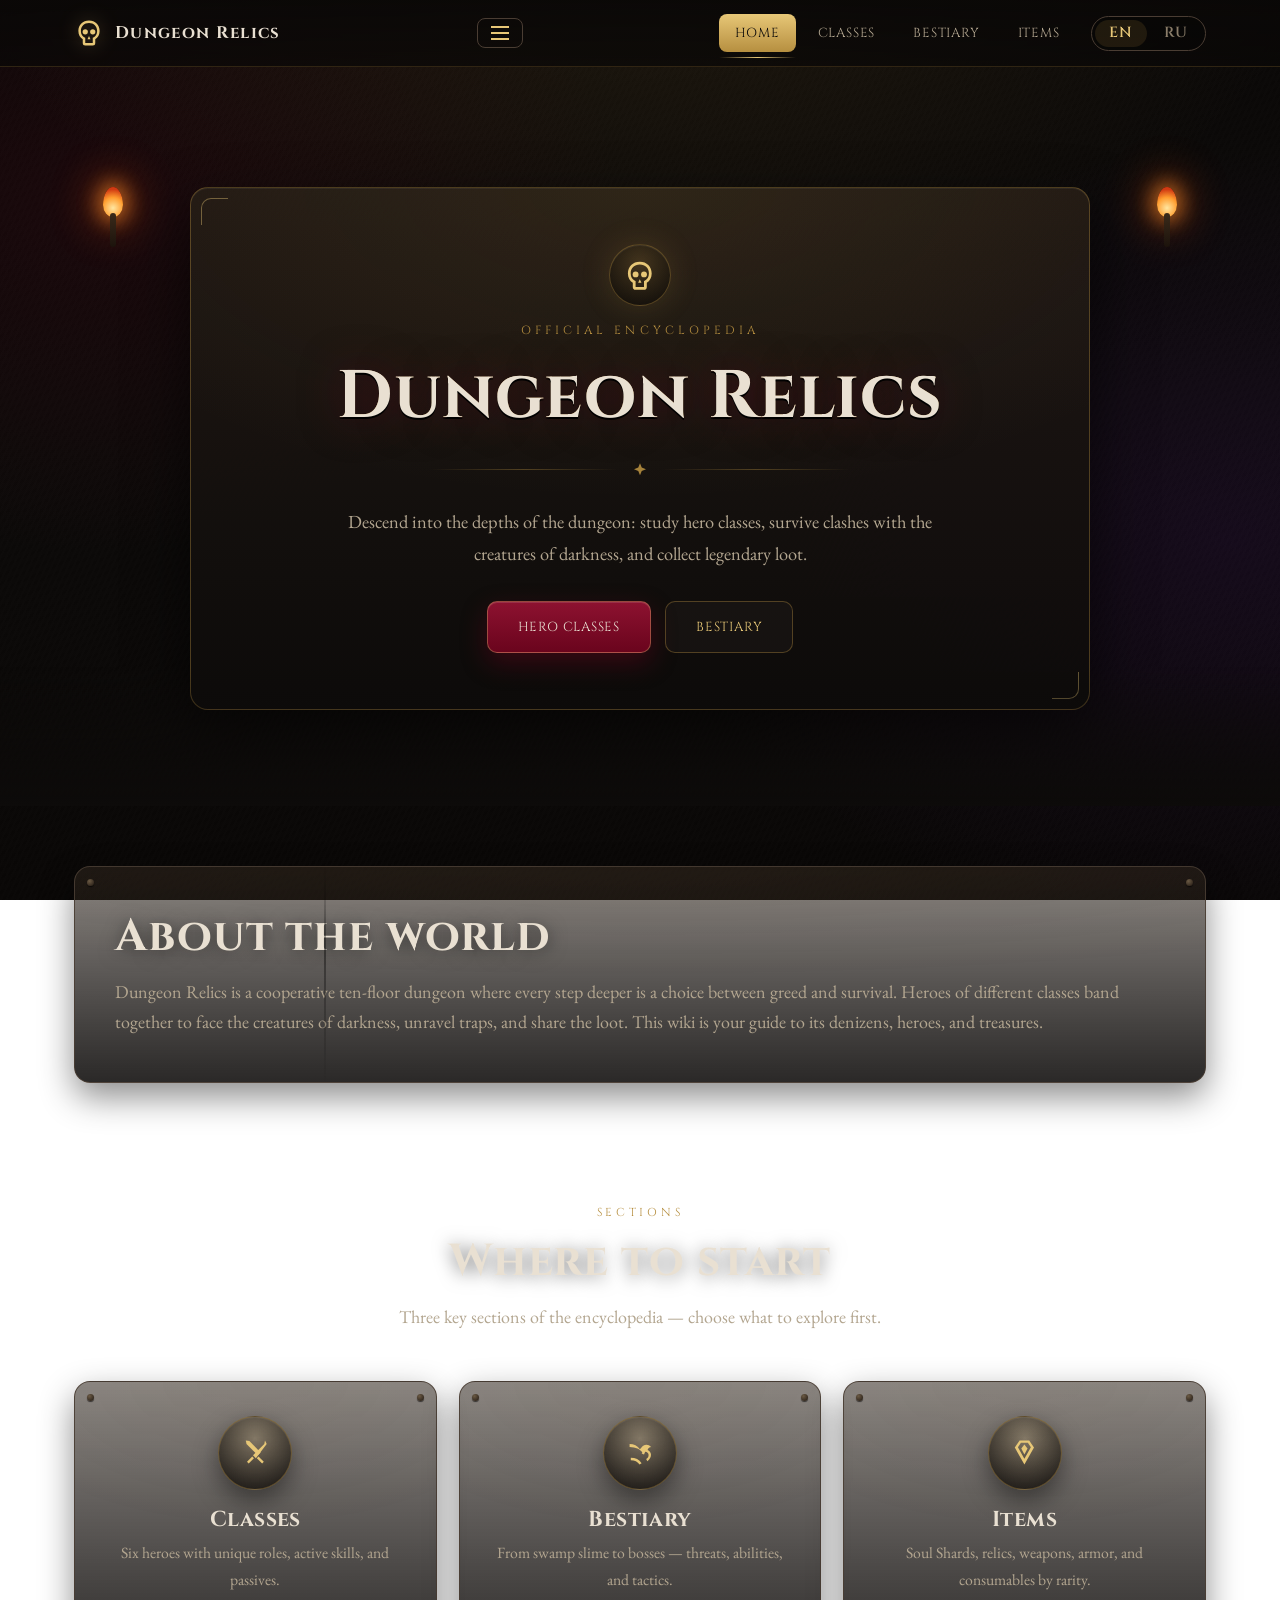
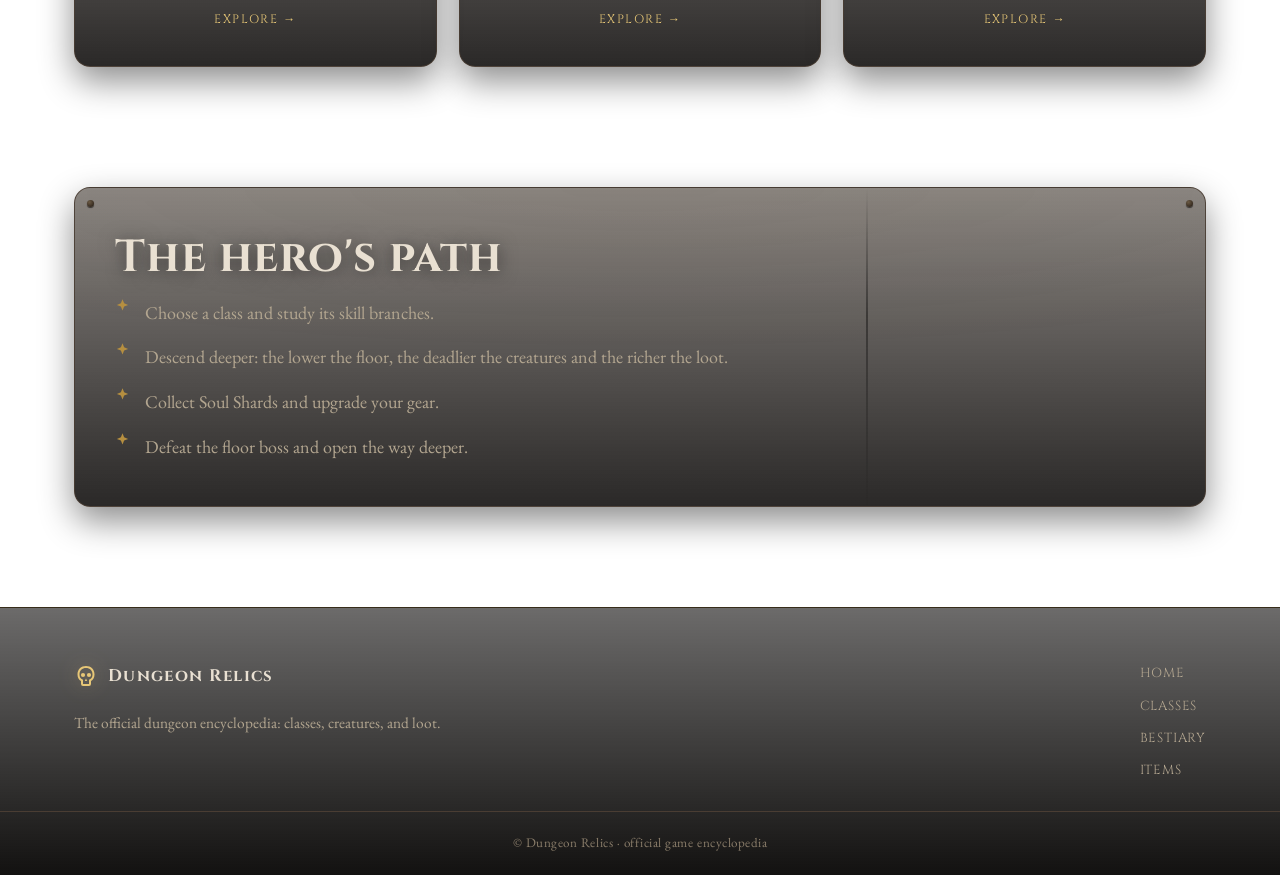
<file: index.html>
<!DOCTYPE html>
<html lang="en">
<head>
  <meta charset="UTF-8">
  <meta name="viewport" content="width=device-width, initial-scale=1.0">
  <title data-i18n="home.metaTitle">Dungeon Relics — Dungeon Encyclopedia</title>
  <meta name="description" data-i18n-attr="content:home.metaDesc" content="The official Dungeon Relics encyclopedia: classes, bestiary, and loot.">
  <link rel="stylesheet" href="css/base.css">
  <link rel="stylesheet" href="css/theme.css">
  <link rel="stylesheet" href="css/components.css">
  <link rel="stylesheet" href="css/redesign.css">
</head>
<body data-page="home">
  <header id="site-nav"></header>

  <main>
    <section class="hero">
      <span class="torch" style="left:8%;top:120px"><span class="torch__flame"></span><span class="torch__stick"></span></span>
      <span class="torch" style="right:8%;top:120px"><span class="torch__flame"></span><span class="torch__stick"></span></span>
      <div class="wrap">
        <div class="plaque reveal">
          <span class="plaque__crest" data-icon="brand"></span>
          <div class="kicker" data-i18n="home.kicker">Official encyclopedia</div>
          <h1>Dungeon Relics</h1>
          <span class="rule-orn"><i></i><span data-icon="rune"></span><i></i></span>
          <p class="sub" data-i18n="home.heroSub">Descend into the depths of the dungeon: study hero classes, survive clashes with the creatures of darkness, and collect legendary loot.</p>
          <div class="hero__cta">
            <a class="btn btn--primary" href="classes.html" data-i18n="home.ctaClasses">Hero classes</a>
            <a class="btn btn--ghost" href="bestiary.html" data-i18n="home.ctaBestiary">Bestiary</a>
          </div>
        </div>
      </div>
    </section>

    <section class="pad-sm">
      <div class="wrap">
        <div class="slab about-slab reveal">
          <span class="crack" style="left:22%"></span>
          <h2 data-i18n="home.aboutTitle">About the world</h2>
          <p data-i18n="home.aboutText">Dungeon Relics is a cooperative ten-floor dungeon where every step deeper is a choice between greed and survival.</p>
        </div>
      </div>
    </section>

    <section class="pad-sm">
      <div class="wrap">
        <div class="sec-head">
          <span class="eyebrow" data-i18n="home.sectionsEyebrow">Sections</span>
          <h2 data-i18n="home.startTitle">Where to start</h2>
          <p data-i18n="home.startSub">Three key sections of the encyclopedia — choose what to explore first.</p>
        </div>
        <div class="grid grid--3">
          <a class="slab sec-card reveal" href="classes.html">
            <span class="sec-card__icon" data-icon="classes"></span>
            <h3 data-i18n="home.cardClassesTitle">Classes</h3>
            <p data-i18n="home.cardClassesText">Six heroes with unique roles, active skills, and passives.</p>
            <span class="sec-card__more" data-i18n="home.cardMore">Explore →</span>
          </a>
          <a class="slab sec-card reveal" href="bestiary.html">
            <span class="sec-card__icon" data-icon="bestiary"></span>
            <h3 data-i18n="home.cardBestiaryTitle">Bestiary</h3>
            <p data-i18n="home.cardBestiaryText">From swamp slime to bosses — threats, abilities, and tactics.</p>
            <span class="sec-card__more" data-i18n="home.cardMore">Explore →</span>
          </a>
          <a class="slab sec-card reveal" href="loot.html">
            <span class="sec-card__icon" data-icon="loot"></span>
            <h3 data-i18n="home.cardLootTitle">Items</h3>
            <p data-i18n="home.cardLootText">Soul Shards, relics, weapons, armor, and consumables by rarity.</p>
            <span class="sec-card__more" data-i18n="home.cardMore">Explore →</span>
          </a>
        </div>
      </div>
    </section>

    <section class="pad-sm">
      <div class="wrap">
        <div class="slab about-slab reveal">
          <span class="crack" style="left:70%"></span>
          <h2 data-i18n="home.pathTitle">The hero's path</h2>
          <ul class="roadmap">
            <li data-i18n="home.path1">Choose a class and study its skill branches.</li>
            <li data-i18n="home.path2">Descend deeper: the lower the floor, the deadlier the creatures and the richer the loot.</li>
            <li data-i18n="home.path3">Collect Soul Shards and upgrade your gear.</li>
            <li data-i18n="home.path4">Defeat the floor boss and open the way deeper.</li>
          </ul>
        </div>
      </div>
    </section>
  </main>

  <footer id="site-footer"></footer>

  <script src="js/i18n.js"></script>
  <script src="content.js"></script>
  <script src="js/data.js"></script>
  <script src="js/icons.js"></script>
  <script src="js/ui.js"></script>
  <script src="js/render.js"></script>
  <script src="js/main.js"></script>
</body>
</html>
</file>
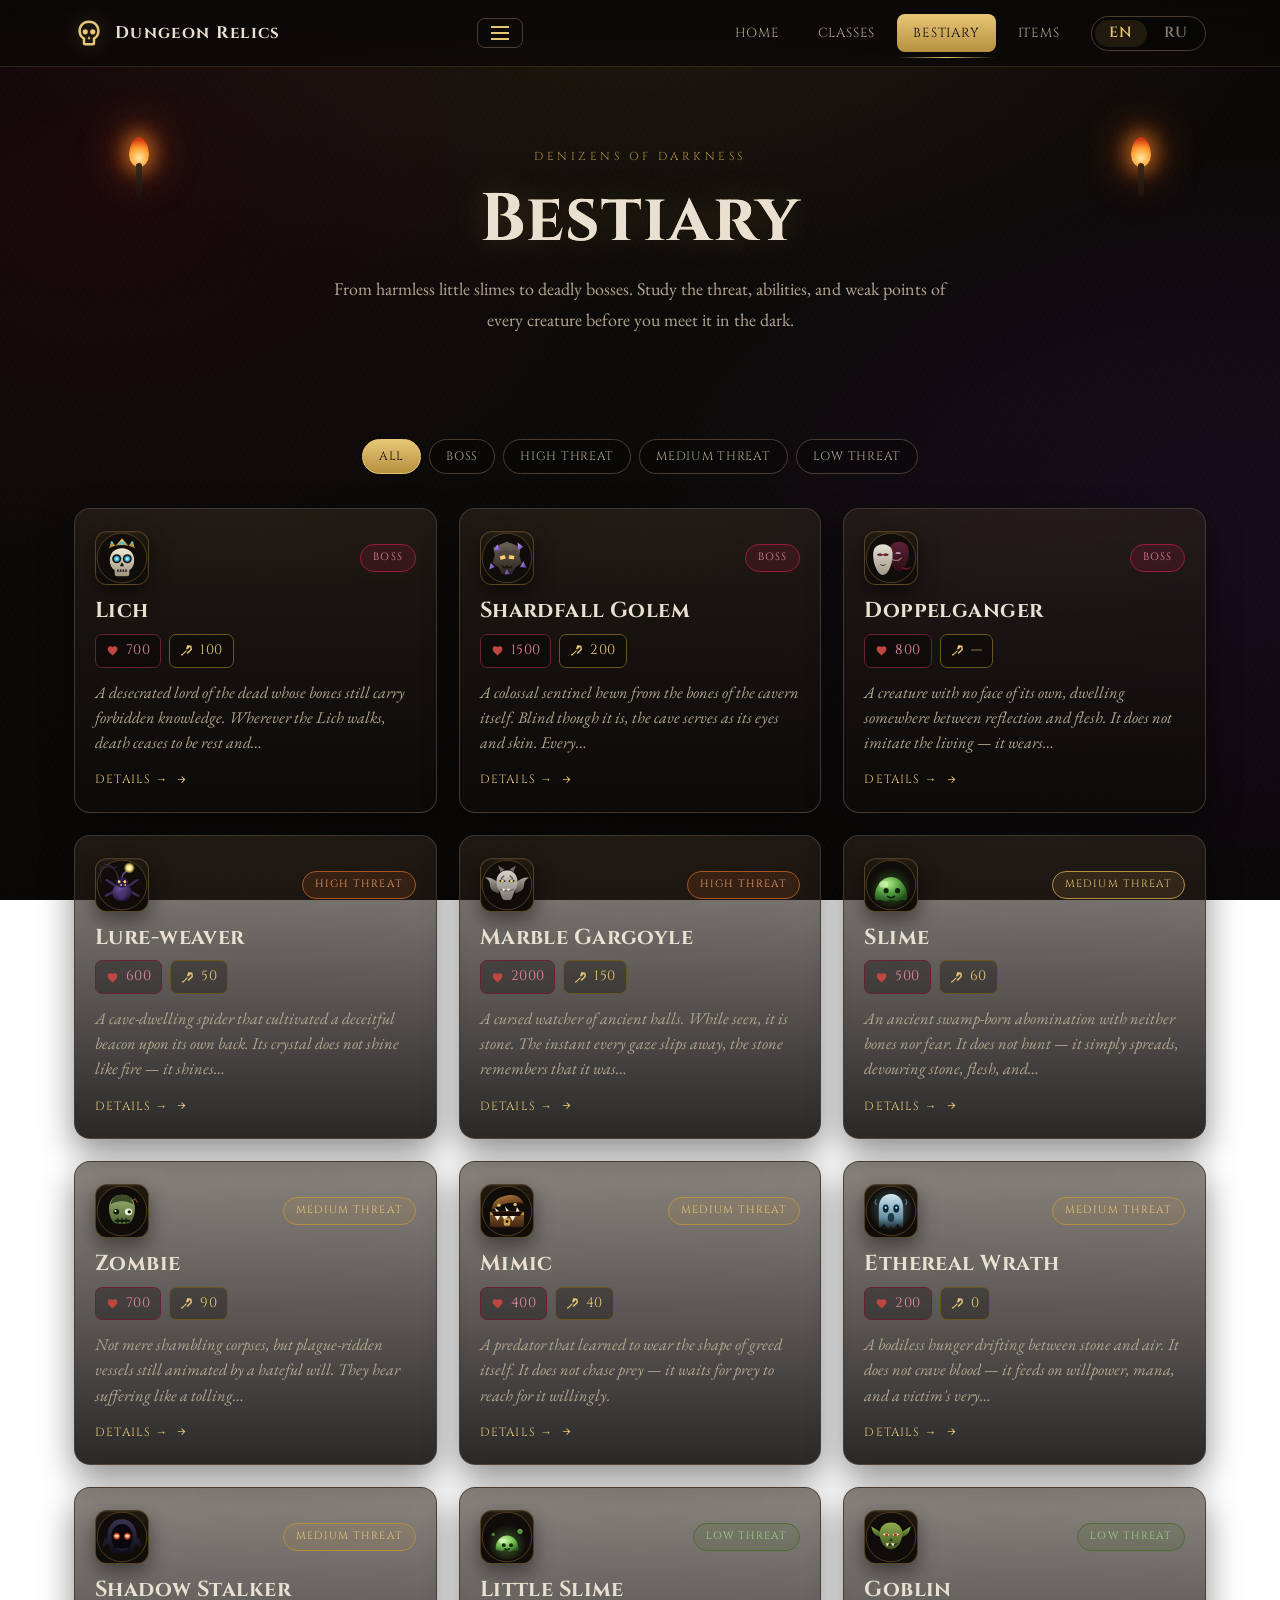
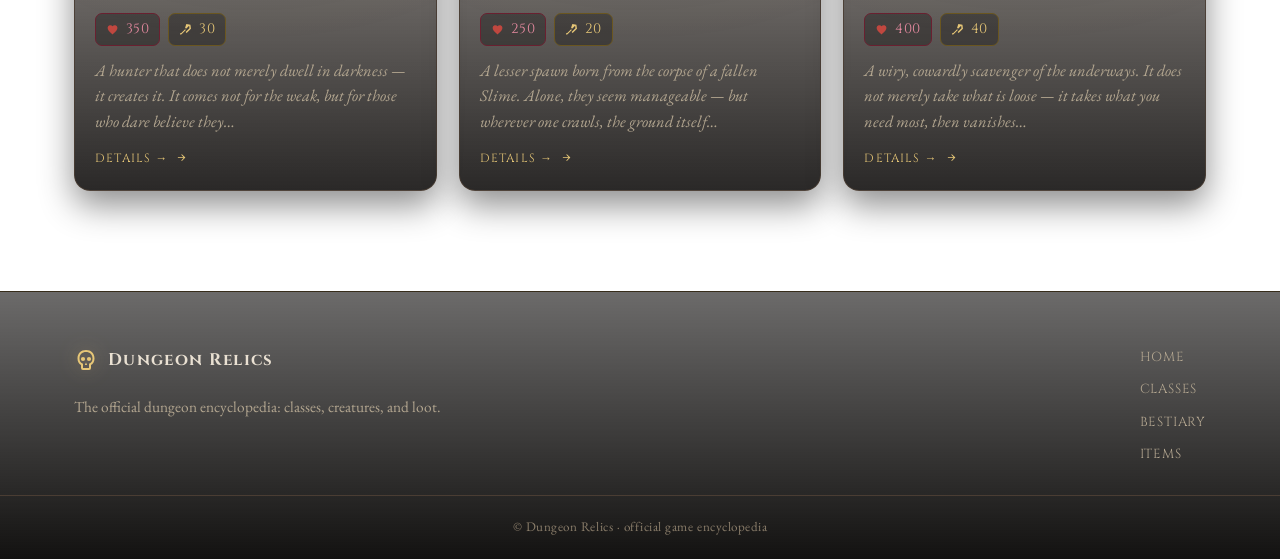
<file: bestiary.html>
<!DOCTYPE html>
<html lang="en">
<head>
  <meta charset="UTF-8">
  <meta name="viewport" content="width=device-width, initial-scale=1.0">
  <title data-i18n="bestiaryPage.title">Bestiary — Dungeon Relics</title>
  <link rel="stylesheet" href="css/base.css">
  <link rel="stylesheet" href="css/theme.css">
  <link rel="stylesheet" href="css/components.css">
  <link rel="stylesheet" href="css/redesign.css">
</head>
<body data-page="bestiary">
  <header id="site-nav"></header>
  <main>
    <section class="page-hero">
      <span class="torch" style="left:10%;top:70px"><span class="torch__flame"></span><span class="torch__stick"></span></span>
      <span class="torch" style="right:10%;top:70px"><span class="torch__flame"></span><span class="torch__stick"></span></span>
      <div class="wrap">
        <div class="kicker" data-i18n="bestiaryPage.kicker">Denizens of darkness</div>
        <h1 data-i18n="bestiaryPage.title">Bestiary</h1>
        <p data-i18n="bestiaryPage.intro">From harmless little slimes to deadly bosses.</p>
      </div>
    </section>
    <section class="pad-sm">
      <div class="wrap">
        <div id="page-content"></div>
      </div>
    </section>
  </main>
  <footer id="site-footer"></footer>
  <script src="js/i18n.js"></script>
  <script src="content.js"></script>
  <script src="js/data.js"></script>
  <script src="js/icons.js"></script>
  <script src="js/ui.js"></script>
  <script src="js/render.js"></script>
  <script src="js/main.js"></script>
</body>
</html>
</file>
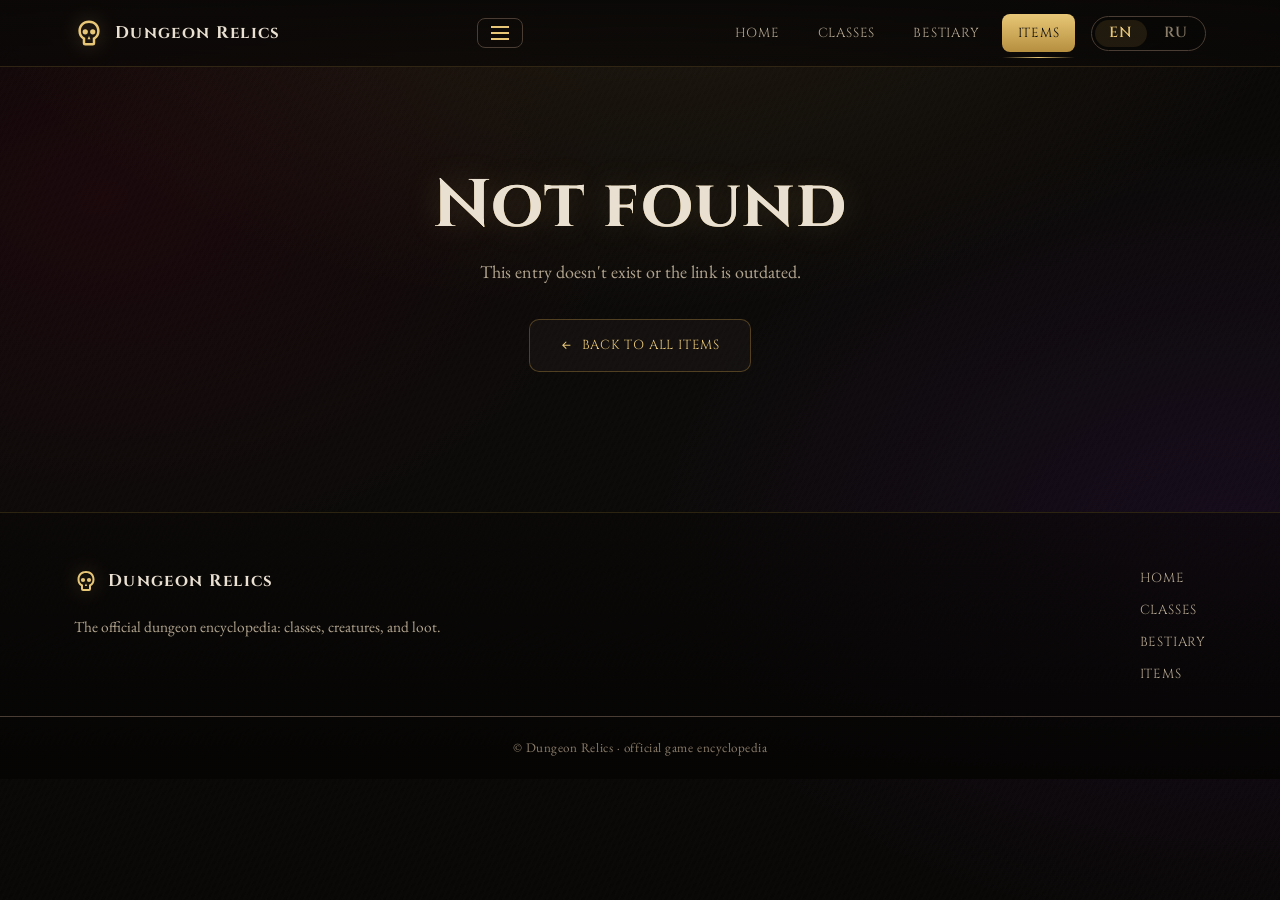
<file: item.html>
<!DOCTYPE html>
<html lang="en">
<head>
  <meta charset="UTF-8">
  <meta name="viewport" content="width=device-width, initial-scale=1.0">
  <title>Item — Dungeon Relics</title>
  <meta name="description" content="Official Dungeon Relics encyclopedia: loot item.">
  <link rel="stylesheet" href="css/base.css">
  <link rel="stylesheet" href="css/theme.css">
  <link rel="stylesheet" href="css/components.css">
  <link rel="stylesheet" href="css/redesign.css">
</head>
<body data-page="loot" data-view="item">
  <header id="site-nav"></header>
  <main>
    <section class="pad-sm">
      <div class="wrap"><div id="page-content"></div></div>
    </section>
  </main>
  <footer id="site-footer"></footer>
  <script src="js/i18n.js"></script>
  <script src="content.js"></script>
  <script src="js/data.js"></script>
  <script src="js/icons.js"></script>
  <script src="js/ui.js"></script>
  <script src="js/render.js"></script>
  <script src="js/main.js"></script>
</body>
</html>
</file>
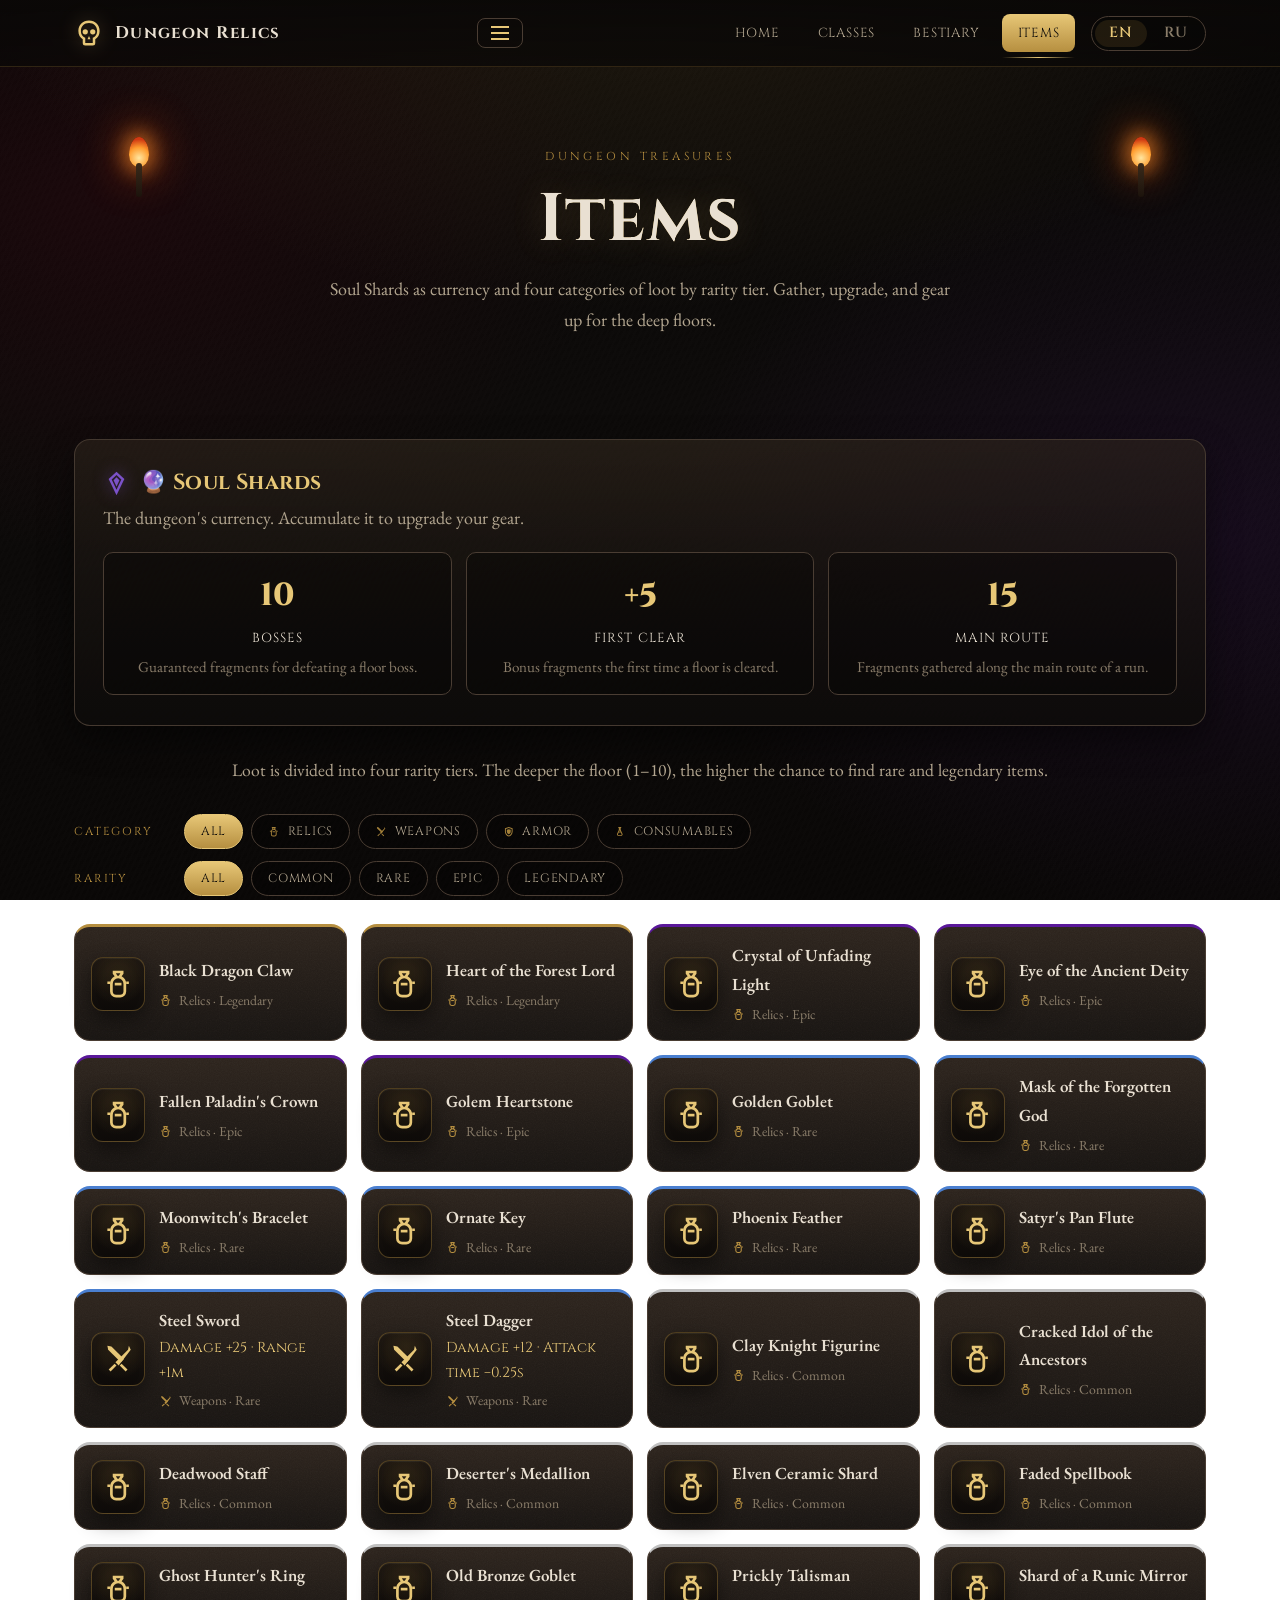
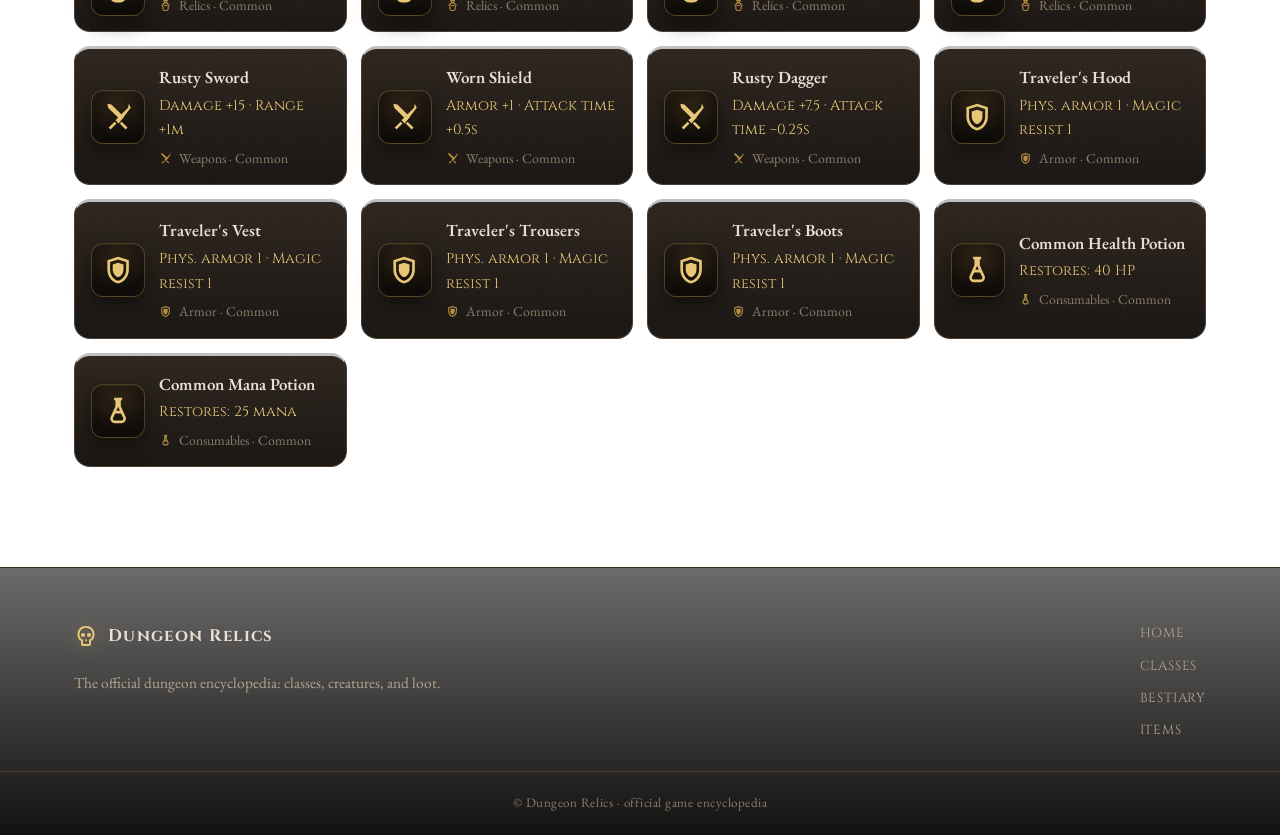
<file: loot.html>
<!DOCTYPE html>
<html lang="en">
<head>
  <meta charset="UTF-8">
  <meta name="viewport" content="width=device-width, initial-scale=1.0">
  <title data-i18n="lootPage.title">Loot — Dungeon Relics</title>
  <link rel="stylesheet" href="css/base.css">
  <link rel="stylesheet" href="css/theme.css">
  <link rel="stylesheet" href="css/components.css">
  <link rel="stylesheet" href="css/redesign.css">
</head>
<body data-page="loot">
  <header id="site-nav"></header>
  <main>
    <section class="page-hero">
      <span class="torch" style="left:10%;top:70px"><span class="torch__flame"></span><span class="torch__stick"></span></span>
      <span class="torch" style="right:10%;top:70px"><span class="torch__flame"></span><span class="torch__stick"></span></span>
      <div class="wrap">
        <div class="kicker" data-i18n="lootPage.kicker">Dungeon treasures</div>
        <h1 data-i18n="lootPage.title">Items</h1>
        <p data-i18n="lootPage.intro">Soul Shards as currency and four categories of loot by rarity tier.</p>
      </div>
    </section>
    <section class="pad-sm">
      <div class="wrap">
        <div id="page-content"></div>
      </div>
    </section>
  </main>
  <footer id="site-footer"></footer>
  <script src="js/i18n.js"></script>
  <script src="content.js"></script>
  <script src="js/data.js"></script>
  <script src="js/icons.js"></script>
  <script src="js/ui.js"></script>
  <script src="js/render.js"></script>
  <script src="js/main.js"></script>
</body>
</html>
</file>
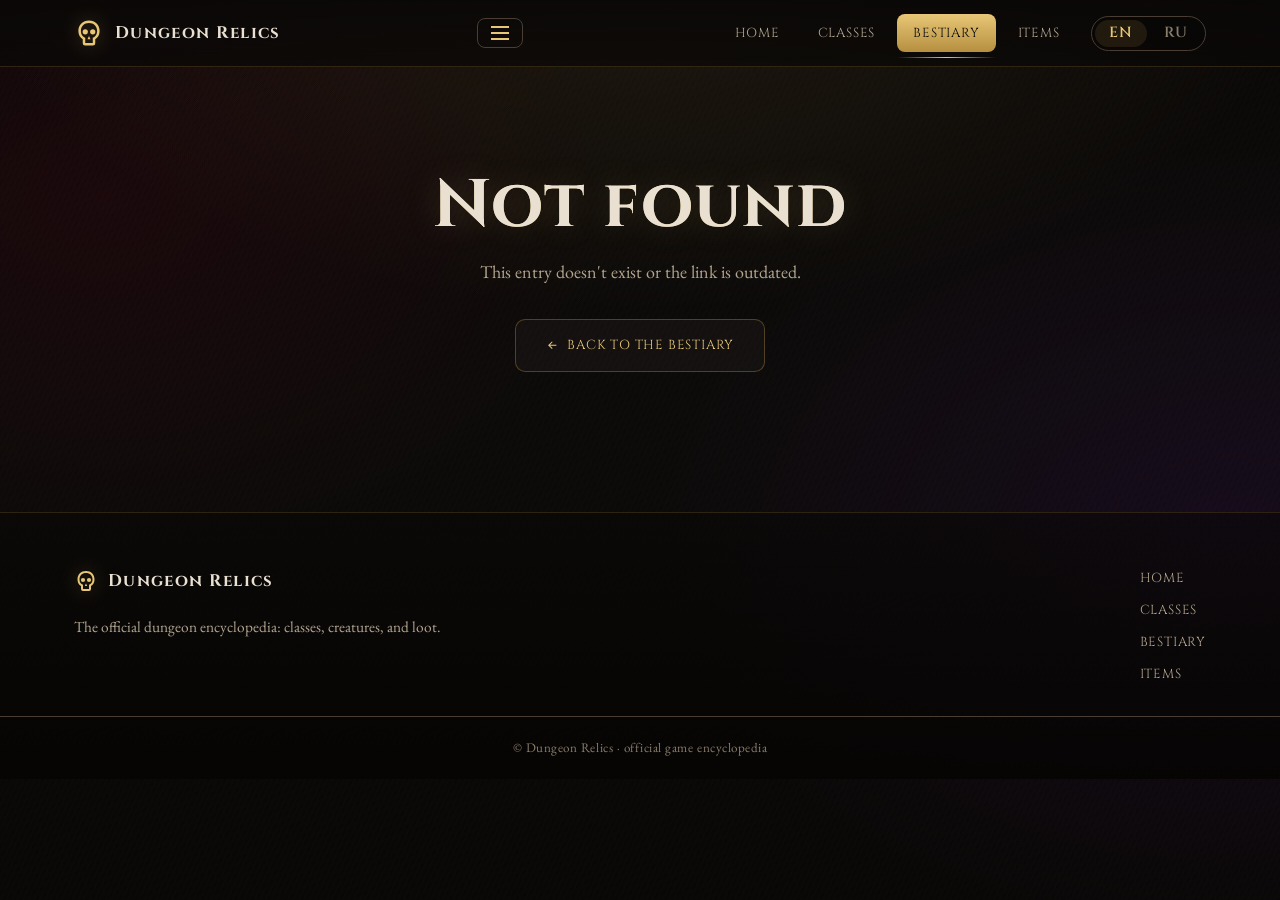
<file: monster.html>
<!DOCTYPE html>
<html lang="en">
<head>
  <meta charset="UTF-8">
  <meta name="viewport" content="width=device-width, initial-scale=1.0">
  <title>Monster — Dungeon Relics</title>
  <meta name="description" content="Official Dungeon Relics encyclopedia: dungeon creature.">
  <link rel="stylesheet" href="css/base.css">
  <link rel="stylesheet" href="css/theme.css">
  <link rel="stylesheet" href="css/components.css">
  <link rel="stylesheet" href="css/redesign.css">
</head>
<body data-page="bestiary" data-view="monster">
  <header id="site-nav"></header>
  <main>
    <section class="pad-sm">
      <div class="wrap"><div id="page-content"></div></div>
    </section>
  </main>
  <footer id="site-footer"></footer>
  <script src="js/i18n.js"></script>
  <script src="content.js"></script>
  <script src="js/data.js"></script>
  <script src="js/icons.js"></script>
  <script src="js/ui.js"></script>
  <script src="js/render.js"></script>
  <script src="js/main.js"></script>
</body>
</html>
</file>
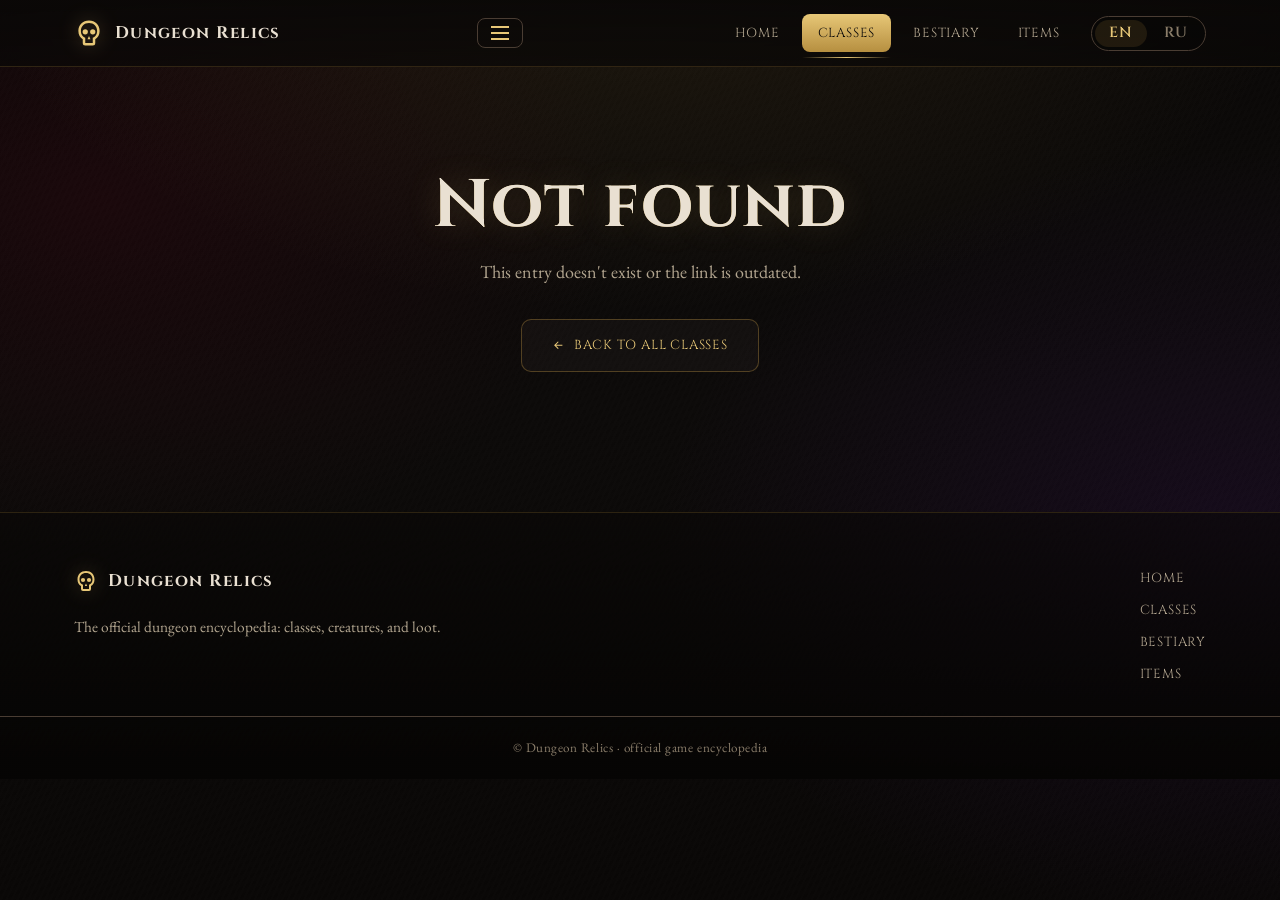
<file: skill.html>
<!DOCTYPE html>
<html lang="en">
<head>
  <meta charset="UTF-8">
  <meta name="viewport" content="width=device-width, initial-scale=1.0">
  <title>Skill — Dungeon Relics</title>
  <meta name="description" content="Official Dungeon Relics encyclopedia: skill.">
  <link rel="stylesheet" href="css/base.css">
  <link rel="stylesheet" href="css/theme.css">
  <link rel="stylesheet" href="css/components.css">
  <link rel="stylesheet" href="css/redesign.css">
</head>
<body data-page="classes" data-view="skill">
  <header id="site-nav"></header>
  <main>
    <section class="pad-sm">
      <div class="wrap"><div id="page-content"></div></div>
    </section>
  </main>
  <footer id="site-footer"></footer>
  <script src="js/i18n.js"></script>
  <script src="content.js"></script>
  <script src="js/data.js"></script>
  <script src="js/icons.js"></script>
  <script src="js/ui.js"></script>
  <script src="js/render.js"></script>
  <script src="js/main.js"></script>
</body>
</html>
</file>
<file: css/base.css>
/* base.css — токены, сброс, типографика, сетка */
@import url("https://fonts.googleapis.com/css2?family=Cinzel:wght@500;600;700;800&family=EB+Garamond:ital,wght@0,400;0,500;1,400&display=swap");

:root {
  --crimson: #6a041d;
  --crimson-lt: #9a1b3a;
  --gold: #b68f40;
  --gold-lt: #e7c777;
  --purple: #5a189a;
  --green: #4d6a2f;
  --silver: #c0c0c0;

  --stone-900: #0d0b0a;
  --stone-800: #171310;
  --stone-700: #211a15;
  --stone-600: #2c231c;
  --stone-500: #3a302a;

  --line: #4a3d33;
  --ink: #e9e0d2;
  --ink-dim: #b3a690;
  --ink-faint: #8a7d6a;

  --display: "Cinzel", Georgia, serif;
  --body: "EB Garamond", Georgia, serif;

  --radius: 12px;
  --maxw: 1180px;
}

* { box-sizing: border-box; margin: 0; padding: 0; }
html { scroll-behavior: smooth; }
body {
  font-family: var(--body);
  color: var(--ink);
  background: var(--stone-900);
  font-size: 18px;
  line-height: 1.7;
  -webkit-font-smoothing: antialiased;
  overflow-x: hidden;
}

h1, h2, h3, h4 { font-family: var(--display); font-weight: 700; line-height: 1.15; letter-spacing: .02em; }
h1 { font-size: clamp(2.4rem, 6vw, 4.2rem); }
h2 { font-size: clamp(1.8rem, 4vw, 2.8rem); }
h3 { font-size: 1.35rem; }
h4 { font-size: .82rem; text-transform: uppercase; letter-spacing: .18em; color: var(--gold); }
a { color: var(--gold-lt); text-decoration: none; }
p { color: var(--ink-dim); }

.wrap { width: 100%; max-width: var(--maxw); margin: 0 auto; padding: 0 24px; }
section { position: relative; }

.sec-head { text-align: center; max-width: 760px; margin: 0 auto 48px; }
.sec-head h2 { color: var(--ink); }
.sec-head .eyebrow { font-family: var(--display); text-transform: uppercase; letter-spacing: .32em; font-size: .72rem; color: var(--gold); display: block; margin-bottom: 14px; }
.sec-head p { margin-top: 14px; }

.grid { display: grid; gap: 22px; }
.grid--2 { grid-template-columns: repeat(2, 1fr); }
.grid--3 { grid-template-columns: repeat(3, 1fr); }
.grid--classes { grid-template-columns: repeat(2, 1fr); }
.grid--mons { grid-template-columns: repeat(3, 1fr); }

.pad { padding: 96px 0; }
.pad-sm { padding: 60px 0; }

/* появление при скролле */
.reveal { opacity: 0; transform: translateY(26px); transition: opacity .7s ease, transform .7s ease; }
.reveal.in { opacity: 1; transform: none; }

@media (max-width: 900px) {
  .grid--3, .grid--mons { grid-template-columns: repeat(2, 1fr); }
}
@media (max-width: 680px) {
  body { font-size: 17px; }
  .grid--2, .grid--3, .grid--mons, .grid--classes { grid-template-columns: 1fr; }
  .pad { padding: 64px 0; }
}
</file>
<file: css/theme.css>
/* theme.css — атмосфера подземелья: каменная кладка, текстуры, факелы, трещины */
:root {
  --noise: url("data:image/svg+xml,%3Csvg xmlns='http://www.w3.org/2000/svg' width='140' height='140'%3E%3Cfilter id='n'%3E%3CfeTurbulence type='fractalNoise' baseFrequency='0.9' numOctaves='2' stitchTiles='stitch'/%3E%3CfeColorMatrix type='saturate' values='0'/%3E%3C/filter%3E%3Crect width='100%25' height='100%25' filter='url(%23n)' opacity='0.05'/%3E%3C/svg%3E");
}

body {
  background-color: var(--stone-900);
  background-image:
    radial-gradient(1200px 600px at 50% -8%, rgba(106,4,29,.28), transparent 60%),
    radial-gradient(900px 500px at 100% 100%, rgba(90,24,154,.16), transparent 55%),
    var(--noise),
    /* каменная кладка */
    repeating-linear-gradient(0deg, transparent 0 78px, rgba(0,0,0,.55) 78px 82px),
    repeating-linear-gradient(90deg, transparent 0 128px, rgba(0,0,0,.45) 128px 132px);
  background-attachment: fixed, fixed, fixed, scroll, scroll;
}

/* каменная плита */
.slab {
  position: relative;
  background:
    var(--noise),
    linear-gradient(180deg, var(--stone-600), var(--stone-800));
  border: 1px solid var(--line);
  border-radius: var(--radius);
  box-shadow: inset 0 1px 0 rgba(255,255,255,.05), inset 0 -18px 40px rgba(0,0,0,.55), 0 20px 40px rgba(0,0,0,.4);
}
.slab::before, .slab::after {
  content: ""; position: absolute; width: 7px; height: 7px; border-radius: 50%;
  background: radial-gradient(circle at 35% 30%, #6b5a44, #201812);
  box-shadow: 0 1px 1px rgba(0,0,0,.6);
}
.slab::before { top: 12px; left: 12px; }
.slab::after { top: 12px; right: 12px; }

/* трещина */
.crack {
  position: absolute; top: 0; bottom: 0; width: 2px; pointer-events: none; opacity: .5;
  background: linear-gradient(180deg, transparent, rgba(0,0,0,.8) 40%, transparent);
  filter: blur(.3px);
}

/* факел */
.torch { position: absolute; width: 22px; height: 60px; pointer-events: none; z-index: 3; }
.torch__stick { position: absolute; bottom: 0; left: 50%; transform: translateX(-50%); width: 6px; height: 34px; background: linear-gradient(180deg, #3a2a1a, #1c130c); border-radius: 3px; }
.torch__flame {
  position: absolute; top: 0; left: 50%; transform: translateX(-50%);
  width: 20px; height: 30px; border-radius: 50% 50% 50% 50% / 60% 60% 40% 40%;
  background: radial-gradient(circle at 50% 70%, #ffe6a0, #ff9d2f 45%, #d13a12 80%);
  box-shadow: 0 0 18px 6px rgba(255,140,40,.55), 0 0 40px 14px rgba(255,90,20,.28);
  animation: flicker 1.6s infinite ease-in-out;
  transform-origin: 50% 90%;
}
@keyframes flicker {
  0%, 100% { transform: translateX(-50%) scale(1) rotate(-1deg); opacity: 1; }
  25% { transform: translateX(-52%) scale(1.06, .96) rotate(1deg); opacity: .92; }
  50% { transform: translateX(-48%) scale(.95, 1.05) rotate(-2deg); opacity: .98; }
  75% { transform: translateX(-51%) scale(1.03, .98) rotate(1deg); opacity: .9; }
}
@keyframes glow {
  0%, 100% { box-shadow: 0 0 18px 6px rgba(255,140,40,.5); }
  50% { box-shadow: 0 0 26px 10px rgba(255,140,40,.7); }
}

/* плакат-плакетка (герой) */
.plaque {
  position: relative;
  background:
    var(--noise),
    linear-gradient(180deg, var(--stone-700), var(--stone-900));
  border: 1px solid var(--gold);
  border-radius: 16px;
  padding: 56px 44px;
  box-shadow: inset 0 0 0 6px rgba(0,0,0,.35), inset 0 0 60px rgba(0,0,0,.6), 0 30px 60px rgba(0,0,0,.5);
}
.plaque::before {
  content: ""; position: absolute; inset: 10px; border: 1px solid rgba(182,143,64,.35); border-radius: 10px; pointer-events: none;
}

/* бейдж «демо» */
.demo-badge {
  display: inline-flex; align-items: center; gap: 8px;
  font-family: var(--display); font-size: .68rem; letter-spacing: .22em; text-transform: uppercase;
  color: var(--gold-lt); border: 1px solid var(--gold); border-radius: 999px; padding: 6px 16px;
  background: rgba(182,143,64,.08);
}
</file>
<file: css/components.css>
/* components.css — компоненты интерфейса */

/* ===== НАВИГАЦИЯ ===== */
.nav {
  position: sticky; top: 0; z-index: 40;
  background: rgba(13,11,10,.86);
  backdrop-filter: blur(10px);
  border-bottom: 1px solid var(--line);
}
.nav__inner { max-width: var(--maxw); margin: 0 auto; padding: 14px 24px; display: flex; align-items: center; justify-content: space-between; }
.nav__brand { display: flex; align-items: center; gap: 10px; }
.nav__sigil { color: var(--gold-lt); font-size: 1.3rem; text-shadow: 0 0 12px rgba(231,199,119,.5); }
.nav__title { font-family: var(--display); font-weight: 700; letter-spacing: .08em; color: var(--ink); font-size: 1.05rem; }
.nav__burger { display: none; background: none; border: 1px solid var(--line); color: var(--ink); font-size: 1.3rem; border-radius: 8px; padding: 2px 10px; cursor: pointer; }
.nav__links { display: flex; gap: 6px; }
.nav__links a {
  font-family: var(--display); font-size: .82rem; letter-spacing: .06em; text-transform: uppercase;
  color: var(--ink-dim); padding: 8px 16px; border-radius: 8px; transition: color .2s, background .2s;
}
.nav__links a:hover { color: var(--gold-lt); background: rgba(182,143,64,.08); }
.nav__links a.is-active { color: var(--stone-900); background: linear-gradient(180deg, var(--gold-lt), var(--gold)); }

@media (max-width: 760px) {
  .nav__burger { display: block; }
  .nav__links { position: absolute; top: 100%; left: 0; right: 0; flex-direction: column; gap: 0; background: rgba(13,11,10,.98); border-bottom: 1px solid var(--line); padding: 8px; display: none; }
  .nav__links.is-open { display: flex; }
  .nav__links a { padding: 12px 16px; }
}

/* ===== ПОДВАЛ ===== */
.footer { border-top: 1px solid var(--line); background: var(--stone-800); margin-top: 40px; }
.footer__inner { max-width: var(--maxw); margin: 0 auto; padding: 54px 24px 30px; display: flex; justify-content: space-between; gap: 40px; flex-wrap: wrap; }
.footer__brand { max-width: 380px; }
.footer__brand p { margin-top: 12px; font-size: .96rem; }
.footer__nav { display: flex; flex-direction: column; gap: 10px; }
.footer__nav a { font-family: var(--display); font-size: .82rem; letter-spacing: .06em; text-transform: uppercase; color: var(--ink-dim); }
.footer__nav a:hover { color: var(--gold-lt); }
.footer__base { text-align: center; padding: 20px; border-top: 1px solid var(--line); color: var(--ink-faint); font-size: .82rem; letter-spacing: .04em; }

/* ===== ГЕРОЙ ===== */
.hero { position: relative; padding: 120px 0 96px; text-align: center; overflow: hidden; }
.hero .plaque { max-width: 900px; margin: 0 auto; }
.hero h1 { color: var(--ink); text-shadow: 0 2px 0 #000, 0 0 40px rgba(106,4,29,.5); }
.hero .sub { margin-top: 20px; font-size: 1.15rem; color: var(--ink-dim); max-width: 620px; margin-left: auto; margin-right: auto; }
.hero .kicker { font-family: var(--display); letter-spacing: .34em; text-transform: uppercase; font-size: .74rem; color: var(--gold); margin-bottom: 18px; }
.hero__cta { margin-top: 32px; display: flex; gap: 14px; justify-content: center; flex-wrap: wrap; }

.btn { font-family: var(--display); font-size: .82rem; letter-spacing: .1em; text-transform: uppercase; padding: 14px 30px; border-radius: 10px; border: 1px solid var(--gold); transition: transform .15s, box-shadow .2s; display: inline-block; }
.btn--primary { background: linear-gradient(180deg, var(--crimson-lt), var(--crimson)); color: var(--ink); border-color: var(--crimson-lt); }
.btn--primary:hover { transform: translateY(-2px); box-shadow: 0 10px 30px rgba(106,4,29,.5); }
.btn--ghost { color: var(--gold-lt); background: rgba(182,143,64,.06); }
.btn--ghost:hover { transform: translateY(-2px); background: rgba(182,143,64,.14); }

/* шапка внутренних страниц */
.page-hero { position: relative; padding: 80px 0 44px; text-align: center; }
.page-hero h1 { color: var(--ink); }
.page-hero p { max-width: 620px; margin: 16px auto 0; }
.page-hero .kicker { font-family: var(--display); letter-spacing: .3em; text-transform: uppercase; font-size: .72rem; color: var(--gold); margin-bottom: 14px; }

/* ===== КАРТОЧКИ РАЗДЕЛОВ (главная) ===== */
.sec-card { display: block; padding: 34px 30px; text-align: left; transition: transform .2s, box-shadow .2s, border-color .2s; }
.sec-card:hover { transform: translateY(-6px); border-color: var(--gold); }
.sec-card__icon { font-size: 2.4rem; display: block; margin-bottom: 16px; }
.sec-card h3 { color: var(--ink); margin-bottom: 8px; }
.sec-card p { font-size: .98rem; }
.sec-card__more { display: inline-block; margin-top: 16px; font-family: var(--display); font-size: .76rem; letter-spacing: .12em; text-transform: uppercase; color: var(--gold-lt); }

/* блок «дорожная карта / о проекте» */
.about-slab { padding: 44px 40px; }
.about-slab h2 { color: var(--ink); margin-bottom: 14px; }
.roadmap { list-style: none; display: grid; gap: 14px; margin-top: 8px; }
.roadmap li { padding-left: 30px; position: relative; color: var(--ink-dim); }
.roadmap li::before { content: "\2756"; position: absolute; left: 0; color: var(--gold); }

/* ===== ПИЛЮЛИ (теги) ===== */
.pill { display: inline-block; font-family: var(--display); font-size: .66rem; letter-spacing: .12em; text-transform: uppercase; padding: 4px 12px; border-radius: 999px; border: 1px solid; }
.pill--role { color: var(--gold-lt); border-color: var(--gold); background: rgba(182,143,64,.1); }
.pill--low { color: #9fd08a; border-color: #4d6a2f; background: rgba(77,106,47,.16); }
.pill--mid { color: #e7c777; border-color: var(--gold); background: rgba(182,143,64,.14); }
.pill--high { color: #e79a6a; border-color: #a5551f; background: rgba(165,85,31,.18); }
.pill--boss { color: #e78aa0; border-color: var(--crimson-lt); background: rgba(154,27,58,.2); }

/* ===== КАРТОЧКА КЛАССА ===== */
.class-card { padding: 30px 28px; background: var(--noise), linear-gradient(180deg, var(--stone-600), var(--stone-800)); border: 1px solid var(--line); border-radius: var(--radius); box-shadow: inset 0 -16px 40px rgba(0,0,0,.5), 0 16px 34px rgba(0,0,0,.4); transition: transform .2s, border-color .2s; }
.class-card:hover { transform: translateY(-4px); border-color: var(--gold); }
.class-card__head { display: flex; align-items: center; gap: 16px; margin-bottom: 8px; }
.class-card__icon { font-size: 2.4rem; filter: drop-shadow(0 0 10px rgba(231,199,119,.35)); }
.class-card__head h3 { color: var(--ink); margin-bottom: 6px; }
.class-card__lore { font-style: italic; color: var(--ink-dim); margin: 12px 0 20px; }
.skill-group { margin-top: 18px; }
.skill-group h4 { margin-bottom: 10px; padding-bottom: 6px; border-bottom: 1px solid var(--line); }
.skill { padding: 12px 14px; border-radius: 9px; background: rgba(0,0,0,.28); border-left: 2px solid var(--gold); margin-bottom: 10px; }
.skill--passive { border-left-color: var(--purple); }
.skill__head { display: flex; align-items: baseline; justify-content: space-between; gap: 10px; flex-wrap: wrap; }
.skill__name { font-family: var(--display); font-weight: 600; color: var(--ink); font-size: 1rem; }
.skill__cost { display: inline-flex; gap: 8px; }
.skill__cd, .skill__mp { font-size: .74rem; letter-spacing: .04em; padding: 2px 8px; border-radius: 6px; border: 1px solid var(--line); color: var(--ink-dim); white-space: nowrap; }
.skill__mp { color: #b79ce0; border-color: #4a3670; }
.skill__desc { font-size: .92rem; color: var(--ink-dim); margin-top: 4px; }
.skill__bonus { font-size: .86rem; color: var(--gold-lt); margin-top: 6px; padding-top: 6px; border-top: 1px dashed var(--line); }

.formula-note { max-width: 900px; margin: 0 auto 30px; padding: 16px 22px; border-radius: 10px; border: 1px dashed var(--gold); background: rgba(182,143,64,.06); color: var(--ink-dim); font-size: .94rem; }
.formula-note strong { color: var(--gold-lt); }

/* ===== КАРТОЧКА МОНСТРА ===== */
.mon { padding: 26px 24px; background: var(--noise), linear-gradient(180deg, var(--stone-600), var(--stone-800)); border: 1px solid var(--line); border-radius: var(--radius); box-shadow: inset 0 -16px 40px rgba(0,0,0,.5), 0 16px 34px rgba(0,0,0,.4); transition: transform .2s, border-color .2s; display: flex; flex-direction: column; }
.mon:hover { transform: translateY(-4px); border-color: var(--crimson-lt); }
.mon__head { display: flex; align-items: center; gap: 14px; margin-bottom: 14px; }
.mon__icon { font-size: 2.2rem; filter: drop-shadow(0 0 10px rgba(154,27,58,.4)); }
.mon__id h3 { color: var(--ink); margin-bottom: 6px; }
.mon__stats { display: flex; flex-wrap: wrap; gap: 8px; margin-bottom: 14px; }
.stat { font-size: .78rem; font-family: var(--display); letter-spacing: .03em; padding: 4px 10px; border-radius: 7px; border: 1px solid var(--line); background: rgba(0,0,0,.3); color: var(--ink-dim); }
.stat--hp { color: #e78aa0; border-color: #6a2030; }
.stat--dmg { color: #e7c777; border-color: #6a5620; }
.stat--extra { color: #9fd08a; border-color: #3f5a28; }
.mon__lore { font-style: italic; font-size: .94rem; margin-bottom: 14px; }
.abils { display: grid; gap: 8px; margin-bottom: 16px; }
.abil { padding: 10px 12px; border-radius: 8px; background: rgba(0,0,0,.28); border-left: 2px solid var(--crimson-lt); }
.abil__name { font-family: var(--display); font-weight: 600; color: var(--ink); font-size: .94rem; }
.abil__desc { font-size: .88rem; color: var(--ink-dim); margin-top: 3px; }
.mon__counter { margin-top: auto; padding: 12px 14px; border-radius: 8px; background: rgba(77,106,47,.12); border: 1px solid #3f5a28; font-size: .9rem; color: var(--ink-dim); }
.mon__counter-label { display: block; font-family: var(--display); font-size: .68rem; letter-spacing: .16em; text-transform: uppercase; color: #9fd08a; margin-bottom: 4px; }

/* ===== ЛУТ ===== */
.frag-box { padding: 30px 28px; margin-bottom: 30px; background: var(--noise), linear-gradient(180deg, var(--stone-600), var(--stone-800)); border: 1px solid var(--gold); border-radius: var(--radius); box-shadow: inset 0 0 50px rgba(0,0,0,.5); }
.frag-box h3 { color: var(--gold-lt); margin-bottom: 6px; }
.frag-row { display: flex; flex-wrap: wrap; gap: 14px; margin-top: 18px; }
.frag { flex: 1; min-width: 180px; padding: 16px; text-align: center; border-radius: 10px; background: rgba(0,0,0,.3); border: 1px solid var(--line); }
.frag__v { display: block; font-family: var(--display); font-size: 2rem; font-weight: 800; color: var(--gold-lt); }
.frag__n { display: block; font-family: var(--display); font-size: .82rem; letter-spacing: .08em; text-transform: uppercase; color: var(--ink); margin-top: 4px; }
.frag__d { display: block; font-size: .84rem; color: var(--ink-faint); margin-top: 6px; }

.loot-intro { max-width: 820px; margin: 0 auto 30px; text-align: center; color: var(--ink-dim); font-size: 1rem; }
.cat-nav { display: flex; flex-wrap: wrap; gap: 10px; justify-content: center; margin-bottom: 40px; }
.cat-nav a { font-family: var(--display); font-size: .8rem; letter-spacing: .06em; padding: 8px 16px; border-radius: 999px; border: 1px solid var(--line); color: var(--ink-dim); background: rgba(0,0,0,.25); }
.cat-nav a:hover { border-color: var(--gold); color: var(--gold-lt); }

.loot-cat { padding: 30px 28px; margin-bottom: 26px; background: var(--noise), linear-gradient(180deg, var(--stone-700), var(--stone-900)); border: 1px solid var(--line); border-radius: var(--radius); }
.loot-cat__head { display: flex; align-items: center; gap: 14px; margin-bottom: 22px; padding-bottom: 16px; border-bottom: 1px solid var(--line); }
.loot-cat__icon { font-size: 2rem; }
.loot-cat__head h3 { color: var(--ink); }
.loot-cat__head p { font-size: .9rem; margin-top: 2px; }
.rar-grid { display: grid; grid-template-columns: repeat(4, 1fr); gap: 16px; }
.rar-block { padding: 14px; border-radius: 10px; background: rgba(0,0,0,.28); border-top: 3px solid var(--line); }
.rar-common { border-top-color: var(--silver); }
.rar-rare { border-top-color: #4a7fd0; }
.rar-epic { border-top-color: var(--purple); }
.rar-legendary { border-top-color: var(--gold); }
.rar-head { display: flex; align-items: center; gap: 8px; font-family: var(--display); font-size: .8rem; letter-spacing: .1em; text-transform: uppercase; color: var(--ink); margin-bottom: 12px; }
.rar-dot { width: 9px; height: 9px; border-radius: 50%; background: currentColor; }
.rar-common .rar-dot { color: var(--silver); }
.rar-rare .rar-dot { color: #4a7fd0; }
.rar-epic .rar-dot { color: #b79ce0; }
.rar-legendary .rar-dot { color: var(--gold-lt); }
.rar-empty { font-size: .84rem; color: var(--ink-faint); font-style: italic; padding: 8px 0; }
.item-list { display: grid; gap: 8px; }
.item { padding: 9px 11px; border-radius: 7px; background: rgba(0,0,0,.25); }
.item__head { display: flex; justify-content: space-between; gap: 8px; align-items: baseline; flex-wrap: wrap; }
.item__name { font-weight: 600; color: var(--ink); font-size: .92rem; }
.item__stat { font-size: .74rem; color: var(--gold-lt); font-family: var(--display); }
.item__desc { font-size: .84rem; color: var(--ink-faint); margin-top: 3px; }

@media (max-width: 900px) { .rar-grid { grid-template-columns: repeat(2, 1fr); } }
@media (max-width: 680px) { .rar-grid { grid-template-columns: 1fr; } }

/* ============================================================
   ДОБАВЛЕНО: иконки, фильтры, списки-карточки,
   хлебные крошки и детальные страницы (Wowhead-style)
   ============================================================ */

/* ===== ИКОНКИ ===== */
.dr-ic { display:inline-flex; align-items:center; justify-content:center; line-height:1; vertical-align:middle; flex:0 0 auto; overflow:hidden; }
img.dr-ic { object-fit:contain; }
.dr-ic.is-img { background:rgba(0,0,0,.32); border:1px solid var(--line); border-radius:9px; }
.dr-ic--sm { width:34px; height:34px; font-size:1.4rem; border-radius:8px; }
.dr-ic--md { width:54px; height:54px; font-size:2rem; }
.dr-ic--lg { width:104px; height:104px; font-size:4.4rem; }
.dr-ic--lg.is-img { border-radius:14px; }
.dr-ic.rar-frame.is-img { border-width:2px; }
.rar-frame.rar-common { border-color:var(--silver); }
.rar-frame.rar-rare { border-color:#4a7fd0; }
.rar-frame.rar-epic { border-color:var(--purple); }
.rar-frame.rar-legendary { border-color:var(--gold); box-shadow:0 0 14px rgba(182,143,64,.35); }

/* ===== ФИЛЬТРЫ ===== */
.filter-bar { display:grid; gap:12px; margin-bottom:28px; }
.filter-row { display:flex; align-items:center; gap:14px; flex-wrap:wrap; }
.filter-label { font-family:var(--display); font-size:.72rem; letter-spacing:.16em; text-transform:uppercase; color:var(--gold); min-width:96px; }
.filters { display:flex; flex-wrap:wrap; gap:8px; }
.filters[data-filter-group="threat"] { justify-content:center; margin-bottom:34px; }
.filter-btn { font-family:var(--display); font-size:.76rem; letter-spacing:.06em; text-transform:uppercase; color:var(--ink-dim); padding:8px 16px; border-radius:999px; border:1px solid var(--line); background:rgba(0,0,0,.25); cursor:pointer; transition:color .2s, border-color .2s, background .2s; }
.filter-btn:hover { color:var(--gold-lt); border-color:var(--gold); }
.filter-btn.is-active { color:var(--stone-900); background:linear-gradient(180deg,var(--gold-lt),var(--gold)); border-color:var(--gold-lt); }
.is-hidden { display:none !important; }

/* ===== КЛИКАБЕЛЬНЫЙ НАВЫК (страница классов) ===== */
.skill--link { display:block; text-decoration:none; color:inherit; transition:border-color .2s, background .2s, transform .15s; }
.skill--link:hover { border-left-color:var(--gold-lt); background:rgba(182,143,64,.08); transform:translateX(2px); }
.skill--link.skill--passive:hover { border-left-color:#b79ce0; background:rgba(90,24,154,.12); }
.skill--link .skill__head { align-items:center; }
.skill--link .skill__name { color:var(--ink); }
.skill--link:hover .skill__name { color:var(--gold-lt); }

/* ===== БЕСТИАРИЙ: карточка-плитка ===== */
.mon-card { display:flex; flex-direction:column; padding:22px 20px; text-decoration:none; background:var(--noise), linear-gradient(180deg, var(--stone-600), var(--stone-800)); border:1px solid var(--line); border-radius:var(--radius); box-shadow: inset 0 -16px 40px rgba(0,0,0,.5), 0 16px 34px rgba(0,0,0,.4); transition:transform .2s, border-color .2s; }
.mon-card:hover { transform:translateY(-4px); border-color:var(--crimson-lt); }
.mon-card__top { display:flex; align-items:center; justify-content:space-between; gap:12px; margin-bottom:14px; }
.mon-card__name { color:var(--ink); margin-bottom:10px; }
.mon-card__stats { display:flex; flex-wrap:wrap; gap:8px; margin-bottom:12px; }
.mon-card__lore { font-style:italic; font-size:.9rem; color:var(--ink-dim); margin-bottom:14px; }
.mon-card__more { margin-top:auto; font-family:var(--display); font-size:.74rem; letter-spacing:.1em; text-transform:uppercase; color:var(--gold-lt); }

/* ===== ЛУТ: сетка предметов ===== */
.loot-grid { display:grid; grid-template-columns:repeat(auto-fill, minmax(260px,1fr)); gap:14px; }
.loot-item { display:flex; align-items:center; gap:14px; padding:14px 16px; text-decoration:none; border-radius:10px; background:var(--noise), linear-gradient(180deg, var(--stone-600), var(--stone-800)); border:1px solid var(--line); border-top:3px solid var(--line); transition:transform .15s, border-color .2s; }
.loot-item.rar-common { border-top-color:var(--silver); }
.loot-item.rar-rare { border-top-color:#4a7fd0; }
.loot-item.rar-epic { border-top-color:var(--purple); }
.loot-item.rar-legendary { border-top-color:var(--gold); }
.loot-item:hover { transform:translateY(-3px); border-color:var(--gold); }
.loot-item__body { min-width:0; }
.loot-item__name { font-weight:600; color:var(--ink); font-size:.98rem; }
.loot-item__stat { font-size:.78rem; color:var(--gold-lt); font-family:var(--display); margin-top:2px; }
.loot-item__meta { font-size:.76rem; color:var(--ink-faint); margin-top:4px; }
.loot-empty { text-align:center; color:var(--ink-faint); font-style:italic; padding:40px 0; }

/* ===== ХЛЕБНЫЕ КРОШКИ ===== */
.crumbs { display:flex; flex-wrap:wrap; align-items:center; gap:8px; font-family:var(--display); font-size:.78rem; letter-spacing:.04em; margin-bottom:26px; }
.crumbs a { color:var(--ink-dim); }
.crumbs a:hover { color:var(--gold-lt); }
.crumbs__sep { color:var(--ink-faint); }
.crumbs__cur { color:var(--gold-lt); }

/* ===== ДЕТАЛЬНАЯ СТРАНИЦА ===== */
.detail { max-width:820px; margin:0 auto; padding:34px 32px; background:var(--noise), linear-gradient(180deg, var(--stone-600), var(--stone-800)); border:1px solid var(--line); border-radius:var(--radius); box-shadow: inset 0 -16px 40px rgba(0,0,0,.5), 0 20px 40px rgba(0,0,0,.4); }
.detail__hero { display:flex; align-items:center; gap:22px; padding-bottom:22px; margin-bottom:22px; border-bottom:1px solid var(--line); }
.detail__head h1 { color:var(--ink); margin-top:10px; font-size:clamp(1.9rem,4vw,2.8rem); }
.detail__sub { font-family:var(--display); font-size:.9rem; letter-spacing:.06em; color:var(--ink-dim); margin-top:6px; }
.detail__stats { display:flex; flex-wrap:wrap; gap:10px; margin-bottom:22px; }
.detail__block { margin-bottom:22px; }
.detail__block h4 { margin-bottom:10px; padding-bottom:6px; border-bottom:1px solid var(--line); }
.detail__block p { color:var(--ink-dim); }
.detail__block .lore { font-style:italic; }
.detail--skill.is-passive .detail__hero { border-bottom-color:var(--purple); }
.stat--mp { color:#b79ce0; border-color:#4a3670; }
.sibs { display:flex; flex-wrap:wrap; gap:10px; }
.sib { display:inline-flex; align-items:center; gap:8px; padding:8px 12px; border-radius:8px; border:1px solid var(--line); background:rgba(0,0,0,.25); color:var(--ink-dim); font-size:.9rem; text-decoration:none; }
.sib:hover { border-color:var(--gold); color:var(--gold-lt); }
.detail .mon__counter { margin-top:0; }
.detail__back { margin-top:10px; }
.notfound { max-width:640px; margin:40px auto; text-align:center; }
.notfound h1 { color:var(--ink); margin-bottom:12px; }
.notfound p { margin-bottom:22px; }

/* пилюли редкости / пассив */
.pill--passive { color:#b79ce0; border-color:#4a3670; background:rgba(90,24,154,.16); }
.pill--rar.rar-common { color:var(--silver); border-color:var(--silver); background:rgba(192,192,192,.12); }
.pill--rar.rar-rare { color:#7fb0ff; border-color:#4a7fd0; background:rgba(74,127,208,.16); }
.pill--rar.rar-epic { color:#b79ce0; border-color:var(--purple); background:rgba(90,24,154,.18); }
.pill--rar.rar-legendary { color:var(--gold-lt); border-color:var(--gold); background:rgba(182,143,64,.16); }
.filter-btn--rar.rar-common.is-active { background:linear-gradient(180deg,#d8d8d8,var(--silver)); border-color:var(--silver); color:var(--stone-900); }
.filter-btn--rar.rar-rare.is-active { background:linear-gradient(180deg,#7fb0ff,#4a7fd0); border-color:#4a7fd0; color:#fff; }
.filter-btn--rar.rar-epic.is-active { background:linear-gradient(180deg,#b79ce0,var(--purple)); border-color:var(--purple); color:#fff; }
.filter-btn--rar.rar-legendary.is-active { background:linear-gradient(180deg,var(--gold-lt),var(--gold)); border-color:var(--gold-lt); color:var(--stone-900); }

@media (max-width:680px) {
  .loot-grid { grid-template-columns:1fr; }
  .detail { padding:26px 20px; }
  .detail__hero { flex-direction:column; text-align:center; }
  .filter-label { min-width:0; }
}

/* ===== ПЕРЕКЛЮЧАТЕЛЬ ЯЗЫКА ===== */
.nav__lang { display: inline-flex; align-items: center; gap: 2px; margin-left: 10px; padding: 2px; border: 1px solid var(--line); border-radius: 999px; background: rgba(0,0,0,.2); align-self: center; }
.lang-btn { padding: 3px 9px; border: none; background: none; color: var(--ink-faint); font-family: var(--display); font-weight: 600; font-size: .72rem; line-height: 1; letter-spacing: .05em; text-transform: uppercase; cursor: pointer; border-radius: 999px; transition: color .15s, background .15s; }
.lang-btn:hover { color: var(--gold-lt); }
.lang-btn.is-active { color: var(--gold-lt); background: rgba(182,143,64,.14); cursor: default; }
@media (max-width: 760px) {
  .nav__lang { margin: 8px 8px 4px; align-self: flex-start; }
}

/* ===== ЧИТАБЕЛЬНОСТЬ: увеличенные шрифты ===== */
/* Переключатель языка — крупнее */
.nav__lang { padding: 3px; gap: 3px; }
.lang-btn { font-size: .92rem; padding: 6px 14px; letter-spacing: .06em; }

/* Описания и текстовые блоки — крупнее и просторнее */
.skill__name { font-size: 1.08rem; }
.skill__desc { font-size: 1.04rem; line-height: 1.6; }
.skill__bonus { font-size: .98rem; line-height: 1.5; }
.class-card__lore { font-size: 1.08rem; line-height: 1.6; }
.mon-card__lore { font-size: 1.02rem; line-height: 1.55; }
.abil__name { font-size: 1.02rem; }
.abil__desc { font-size: 1rem; line-height: 1.55; }
.mon__counter { font-size: 1.02rem; line-height: 1.55; }
.mon__lore { font-size: 1.02rem; line-height: 1.55; }
.loot-item__name { font-size: 1.06rem; }
.loot-item__stat { font-size: .9rem; }
.loot-item__meta { font-size: .86rem; }
.frag__d { font-size: .94rem; line-height: 1.5; }
.loot-intro { font-size: 1.1rem; line-height: 1.6; }
.formula-note { font-size: 1.04rem; line-height: 1.6; }
.detail__block p { font-size: 1.12rem; line-height: 1.75; }
.detail__sub { font-size: 1.02rem; }
.sib { font-size: 1rem; }
.stat { font-size: .86rem; }

/* ===== ФОРМУЛЫ НАВЫКОВ ===== */
.fx { font-weight: 400; color: #fff; }
.fx-i { color: #D8A83C; font-weight: 400; }
.fx-w { color: #FF5542; font-weight: 400; }
</file>
<file: css/redesign.css>
/* redesign.css — фэнтези-редизайн и единая система векторных иконок.
   Подключается ПОСЛЕ components.css и только дополняет/перекрывает стили. */

:root {
  --ember: #d2582c;
  --ember-lt: #ff9a4d;
  --arcane: #7b52c9;
  --frost: #7aa7d9;
  --blood: #c0473f;
  --gold-deep: #8a6a25;
  --glass: rgba(233, 224, 210, .05);
  --ring: rgba(182, 143, 64, .38);
  --ring-hot: rgba(231, 199, 119, .75);
  --shadow-lg: 0 26px 60px rgba(0, 0, 0, .6);
  --shadow-md: 0 14px 34px rgba(0, 0, 0, .45);
}

/* ---------- ФОН ПОДЗЕМЕЛЬЯ ---------- */
body {
  background:
    radial-gradient(1100px 620px at 50% -8%, rgba(182, 143, 64, .13), transparent 62%),
    radial-gradient(760px 520px at 8% 22%, rgba(106, 4, 29, .16), transparent 68%),
    radial-gradient(820px 560px at 96% 60%, rgba(90, 24, 154, .13), transparent 70%),
    linear-gradient(180deg, #0b0908 0%, var(--stone-900) 45%, #0a0807 100%);
  background-attachment: fixed;
}

/* Зернистая каменная текстура поверх фона. */
body::before {
  content: "";
  position: fixed;
  inset: 0;
  pointer-events: none;
  z-index: 0;
  opacity: .5;
  background-image:
    repeating-linear-gradient(115deg, rgba(255, 255, 255, .014) 0 2px, transparent 2px 5px),
    repeating-linear-gradient(-25deg, rgba(0, 0, 0, .05) 0 3px, transparent 3px 7px);
}
body > * { position: relative; z-index: 1; }

/* ---------- ТИПОГРАФИКА ---------- */
h1 {
  background: linear-gradient(180deg, #fff4d6 0%, var(--gold-lt) 45%, #9c7328 100%);
  -webkit-background-clip: text;
  background-clip: text;
  color: transparent;
  text-shadow: 0 0 34px rgba(231, 199, 119, .18);
}
h2 { text-shadow: 0 2px 18px rgba(0, 0, 0, .55); }

/* Декоративная линейка с руной. */
.rule-orn { display: flex; align-items: center; justify-content: center; gap: 14px; margin: 18px auto 22px; max-width: 420px; color: var(--gold); }
.rule-orn i { flex: 1; height: 1px; background: linear-gradient(90deg, transparent, var(--ring), transparent); }
.rule-orn svg { width: 16px; height: 16px; opacity: .9; }

/* ---------- ИКОНКИ ---------- */
.ic { width: 1.05em; height: 1.05em; display: inline-block; vertical-align: -.16em; flex: none; }
.ic--xs { width: .95em; height: .95em; }
.ic--sm { width: 1.25em; height: 1.25em; vertical-align: -.22em; }

/* Медальон-контейнер для иконок сущностей. */
.dr-ic {
  display: inline-flex;
  align-items: center;
  justify-content: center;
  overflow: hidden;
}
.dr-ic.is-img,
.dr-ic.is-svg {
  background:
    radial-gradient(circle at 50% 34%, rgba(182, 143, 64, .16), transparent 66%),
    linear-gradient(180deg, #1b1510, #0e0b09);
  border: 1px solid var(--ring);
  border-radius: 12px;
  box-shadow: inset 0 1px 0 rgba(255, 255, 255, .05), 0 8px 20px rgba(0, 0, 0, .45);
}
.dr-ic.is-svg { color: var(--gold-lt); }
.dr-ic.is-svg svg { width: 62%; height: 62%; filter: drop-shadow(0 2px 6px rgba(0, 0, 0, .5)); }
.dr-ic.is-emoji { font-style: normal; }

.mon-card:hover .dr-ic,
.loot-item:hover .dr-ic,
.skill--link:hover .dr-ic,
.sib:hover .dr-ic {
  border-color: var(--ring-hot);
  box-shadow: inset 0 1px 0 rgba(255, 255, 255, .07), 0 10px 26px rgba(0, 0, 0, .5), 0 0 22px rgba(182, 143, 64, .22);
}
.dr-ic--lg { box-shadow: inset 0 1px 0 rgba(255, 255, 255, .06), 0 18px 40px rgba(0, 0, 0, .55); }

/* Цветовые акценты статов. */
.stat { display: inline-flex; align-items: center; gap: 7px; }
.stat--hp .ic { color: var(--blood); }
.stat--dmg .ic { color: var(--gold-lt); }
.stat--mp .ic { color: var(--frost); }
.skill__cd .ic { color: var(--ink-faint); }
.skill__mp .ic { color: var(--frost); }
.skill__cd, .skill__mp { display: inline-flex; align-items: center; gap: 6px; }
.mon-card__more { display: inline-flex; align-items: center; gap: 8px; }
.mon-card__more .ic { transition: transform .25s ease; }
.mon-card:hover .mon-card__more .ic { transform: translateX(4px); }
.loot-item__meta { display: flex; align-items: center; gap: 7px; }
.loot-item__meta .ic { color: var(--gold); }
.detail__sub { display: inline-flex; align-items: center; gap: 8px; }
.detail__back { display: inline-flex; align-items: center; gap: 9px; }
.detail__back .ic { transition: transform .25s ease; }
.detail__back:hover .ic { transform: translateX(-4px); }
.filter-btn { display: inline-flex; align-items: center; gap: 8px; }
.filter-btn .ic { color: var(--gold); opacity: .9; }
.filter-btn.is-active .ic { color: var(--gold-lt); }
.frag-box h3 { display: flex; align-items: center; gap: 10px; }
.frag-box h3 .ic { color: var(--arcane); filter: drop-shadow(0 0 8px rgba(123, 82, 201, .5)); }

/* ---------- ШАПКА ---------- */
.nav { backdrop-filter: blur(9px); background: linear-gradient(180deg, rgba(10, 8, 7, .94), rgba(10, 8, 7, .74)); border-bottom: 1px solid rgba(182, 143, 64, .22); }
.nav__sigil { display: inline-flex; align-items: center; justify-content: center; width: 30px; height: 30px; color: var(--gold-lt); }
.nav__sigil svg { width: 100%; height: 100%; filter: drop-shadow(0 0 10px rgba(231, 199, 119, .35)); }
.nav__brand { display: inline-flex; align-items: center; gap: 11px; }
.nav__burger { display: inline-flex; align-items: center; justify-content: center; color: var(--gold-lt); }
.nav__burger svg { width: 24px; height: 24px; }
.nav__links a { position: relative; }
.nav__links a::after {
  content: "";
  position: absolute;
  left: 0; right: 0; bottom: -6px;
  height: 1px;
  background: linear-gradient(90deg, transparent, var(--gold-lt), transparent);
  transform: scaleX(0);
  transition: transform .3s ease;
}
.nav__links a:hover::after,
.nav__links a.is-active::after { transform: scaleX(1); }

/* ---------- ГЕРОЙ-БЛОК ---------- */
.hero::after {
  content: "";
  position: absolute;
  inset: auto 0 -1px 0;
  height: 140px;
  background: linear-gradient(180deg, transparent, var(--stone-900));
  pointer-events: none;
}
.plaque {
  position: relative;
  border: 1px solid var(--ring);
  border-radius: 18px;
  background:
    radial-gradient(120% 100% at 50% 0%, rgba(182, 143, 64, .1), transparent 60%),
    linear-gradient(180deg, rgba(33, 26, 21, .92), rgba(13, 11, 10, .95));
  box-shadow: var(--shadow-lg), inset 0 1px 0 rgba(255, 255, 255, .05);
}
.plaque__crest {
  display: inline-flex;
  align-items: center;
  justify-content: center;
  width: 62px; height: 62px;
  margin-bottom: 14px;
  color: var(--gold-lt);
  border: 1px solid var(--ring);
  border-radius: 50%;
  background: radial-gradient(circle at 50% 32%, rgba(182, 143, 64, .2), rgba(10, 8, 7, .9));
  box-shadow: 0 0 30px rgba(182, 143, 64, .2), inset 0 1px 0 rgba(255, 255, 255, .06);
}
.plaque__crest svg { width: 56%; height: 56%; }

/* Угловые засечки у плиты. */
.plaque::before, .plaque::after {
  content: "";
  position: absolute;
  width: 26px; height: 26px;
  border: 1px solid var(--ring-hot);
  opacity: .55;
}
.plaque::before { top: 10px; left: 10px; border-right: 0; border-bottom: 0; border-radius: 10px 0 0 0; }
.plaque::after { bottom: 10px; right: 10px; border-left: 0; border-top: 0; border-radius: 0 0 10px 0; }

/* ---------- КАРТОЧКИ ---------- */
.slab, .mon-card, .class-card, .loot-item, .detail, .frag-box {
  border-radius: 16px;
  transition: transform .3s ease, border-color .3s ease, box-shadow .3s ease;
}
.slab, .mon-card, .class-card, .detail, .frag-box {
  background:
    linear-gradient(180deg, rgba(44, 35, 28, .55), rgba(13, 11, 10, .88)),
    radial-gradient(140% 90% at 50% 0%, rgba(182, 143, 64, .07), transparent 60%);
  border: 1px solid rgba(74, 61, 51, .9);
  box-shadow: var(--shadow-md);
}
.mon-card:hover, .slab:hover, .loot-item:hover, .sec-card:hover {
  transform: translateY(-4px);
  border-color: var(--ring);
  box-shadow: var(--shadow-lg), 0 0 0 1px rgba(182, 143, 64, .12);
}

.sec-card { text-align: center; }
.sec-card__icon {
  display: inline-flex;
  align-items: center;
  justify-content: center;
  width: 74px; height: 74px;
  margin-bottom: 18px;
  color: var(--gold-lt);
  border: 1px solid var(--ring);
  border-radius: 50%;
  background: radial-gradient(circle at 50% 30%, rgba(182, 143, 64, .18), rgba(10, 8, 7, .92));
  box-shadow: inset 0 1px 0 rgba(255, 255, 255, .06), 0 10px 26px rgba(0, 0, 0, .45);
  font-size: 0;
  transition: box-shadow .3s ease, transform .3s ease;
}
.sec-card__icon svg { width: 40%; height: 40%; }
.sec-card:hover .sec-card__icon {
  transform: translateY(-2px);
  box-shadow: inset 0 1px 0 rgba(255, 255, 255, .08), 0 0 30px rgba(182, 143, 64, .28);
}

.class-card__icon {
  display: inline-flex;
  align-items: center;
  justify-content: center;
  width: 58px; height: 58px;
  color: var(--gold-lt);
  border: 1px solid var(--ring);
  border-radius: 14px;
  background: radial-gradient(circle at 50% 30%, rgba(182, 143, 64, .16), rgba(10, 8, 7, .92));
  box-shadow: inset 0 1px 0 rgba(255, 255, 255, .05);
  font-size: 0;
}
.class-card__icon svg { width: 55%; height: 55%; }

/* Список «путь героя»: руна вместо символьного маркера. */
.roadmap li::before {
  content: "";
  width: 15px; height: 15px;
  background-color: var(--gold);
  -webkit-mask: url("data:image/svg+xml;utf8,<svg xmlns='http://www.w3.org/2000/svg' viewBox='0 0 24 24'><path d='m12 2 2.6 6.4L21 11l-6.4 2.6L12 20l-2.6-6.4L3 11l6.4-2.6L12 2Z'/></svg>") center / contain no-repeat;
  mask: url("data:image/svg+xml;utf8,<svg xmlns='http://www.w3.org/2000/svg' viewBox='0 0 24 24'><path d='m12 2 2.6 6.4L21 11l-6.4 2.6L12 20l-2.6-6.4L3 11l6.4-2.6L12 2Z'/></svg>") center / contain no-repeat;
}

/* ---------- КНОПКИ И ПЛАШКИ ---------- */
.btn { border-radius: 10px; letter-spacing: .06em; }
.btn--primary {
  background: linear-gradient(180deg, #8d1230, var(--crimson));
  border: 1px solid rgba(231, 199, 119, .35);
  box-shadow: 0 10px 26px rgba(106, 4, 29, .45), inset 0 1px 0 rgba(255, 255, 255, .12);
}
.btn--primary:hover { box-shadow: 0 12px 34px rgba(154, 27, 58, .55), 0 0 24px rgba(231, 199, 119, .2); }
.btn--ghost { border: 1px solid var(--ring); background: rgba(233, 224, 210, .03); }
.btn--ghost:hover { border-color: var(--ring-hot); background: rgba(182, 143, 64, .1); }
.pill { border-radius: 999px; letter-spacing: .1em; }

/* ---------- МЕЛКИЕ ДОРАБОТКИ ---------- */
.crumbs__sep { opacity: .5; }
.footer { border-top: 1px solid rgba(182, 143, 64, .22); background: linear-gradient(180deg, rgba(10, 8, 7, .6), rgba(6, 5, 4, .95)); }
.footer .nav__title { display: inline-flex; align-items: center; gap: 10px; }
.footer .nav__sigil { width: 24px; height: 24px; }

@media (max-width: 680px) {
  .sec-card__icon { width: 62px; height: 62px; }
  .plaque__crest { width: 52px; height: 52px; }
}

@media (prefers-reduced-motion: reduce) {
  .slab, .mon-card, .class-card, .loot-item, .sec-card, .dr-ic, .ic { transition: none !important; }
}
</file>
